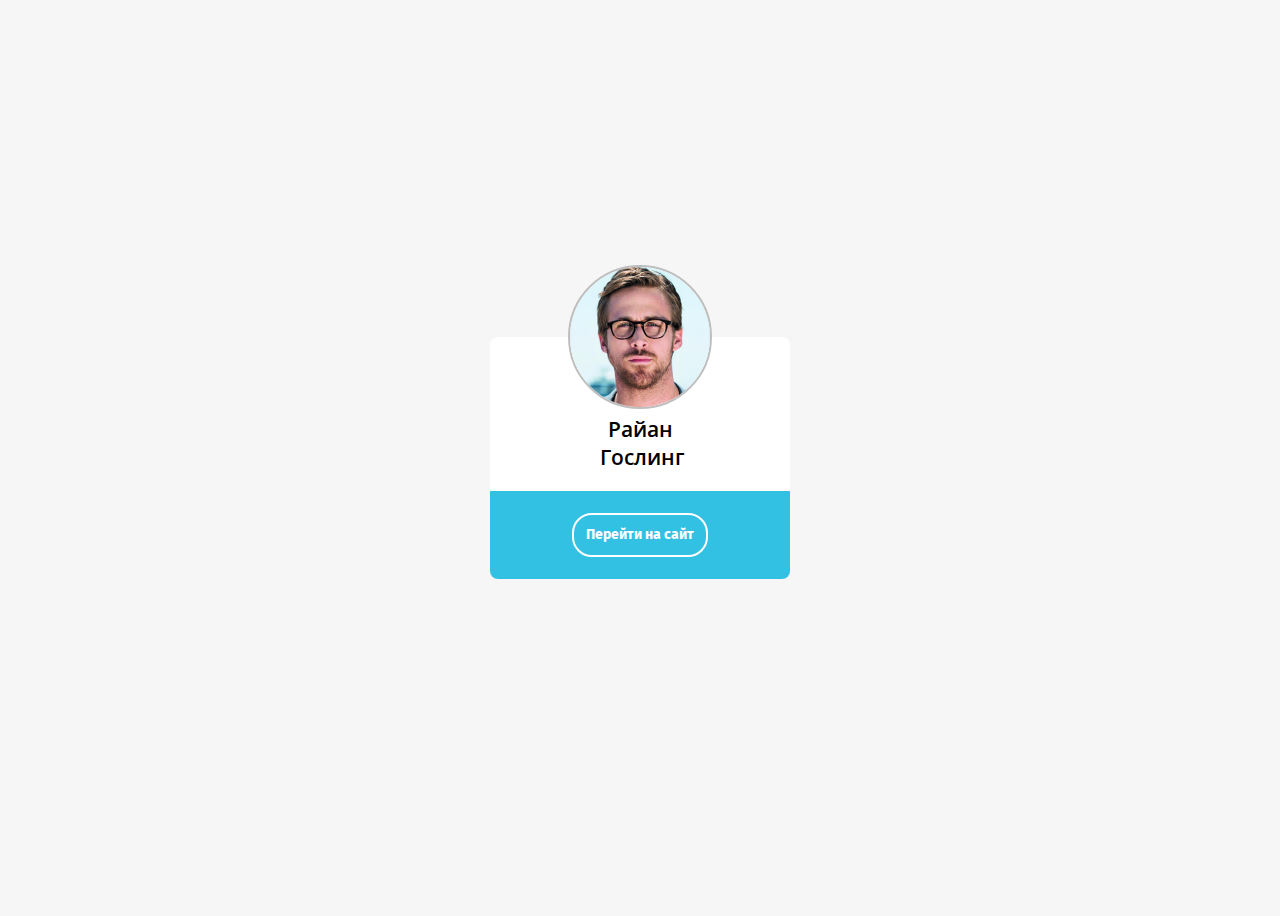
<file: index.html>
<!DOCTYPE html>
<html lang="en">
<head>
	<meta charset="UTF-8">
	<link href="app/css/style_page1.css" rel="stylesheet">
	<link href="https://fonts.googleapis.com/css?family=Fira+Sans:700|Open+Sans:600" rel="stylesheet">
	<title>Document</title>
</head>
<body>
<div class="wrapper">
	<div class="container"> 
		<div class="img">
			<img src="app/img/gosling1.png" alt="photo" class="gosling">
		</div>
	<div class="content">
		<div class="text">
			<p class="fio"> Райан Гослинг</p> 
		</div>

		<div class="button_to">
		<a href="app/Page2.2.html" class="button">Перейти на сайт</a>
		</div>
	</div>
	</div>
</div>
	
	
</body>
</html>
</file>
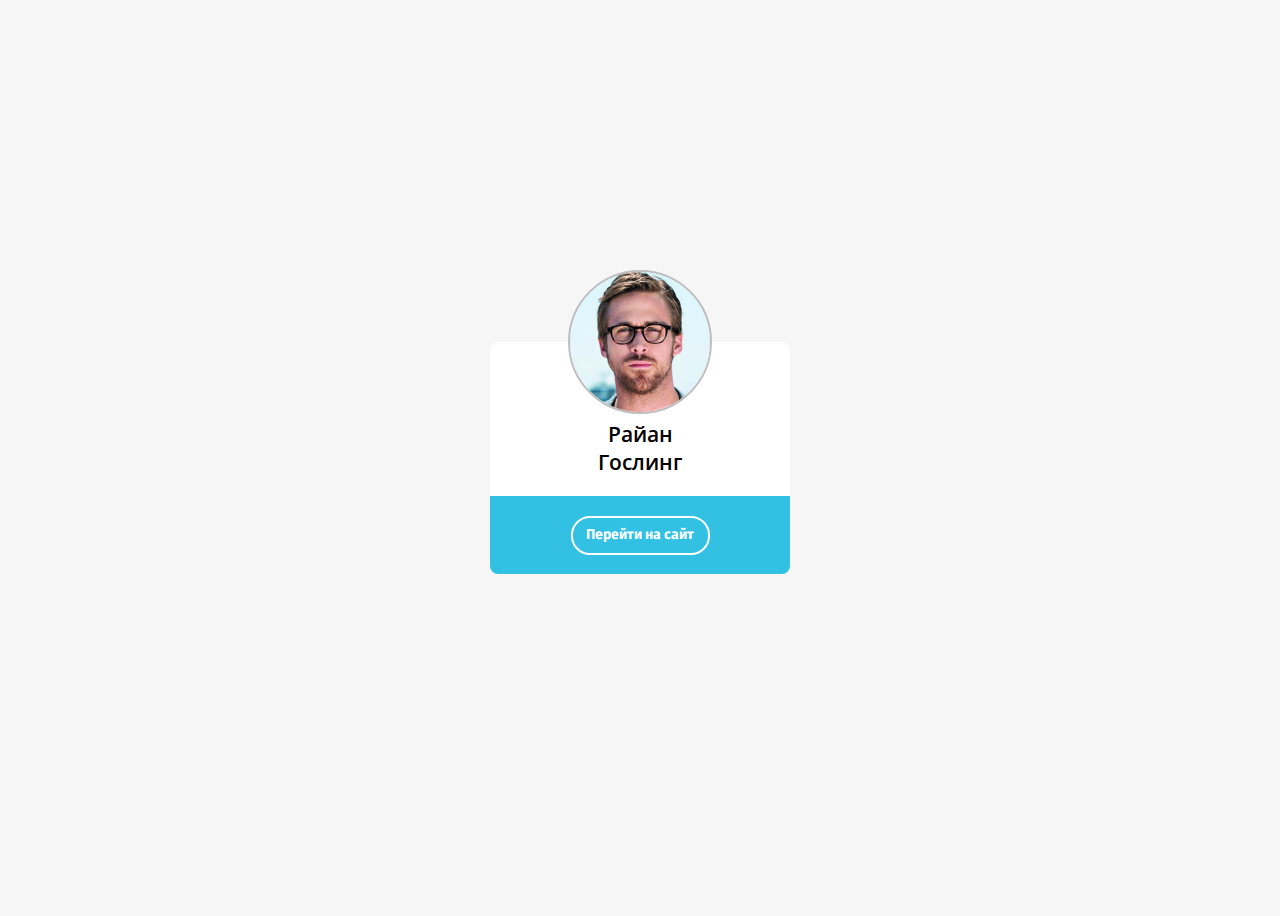
<file: Page1.html>
<!DOCTYPE html>
<html lang="en">
<head>
	<meta charset="UTF-8">
	<link href="css/style_page1.css" rel="stylesheet">
	<link href="css/fonts.css" rel="stylesheet">
	<title>Document</title>
</head>
<body>
<div class="wrapper">
	<div class="container"> 
		<div class="img">
			<img src="img/gosling1.png" alt="photo" class="gosling">
		</div>
	<div class="content">
		<div class="text">
			<p class="fio"> Райан </br> Гослинг</p> 
		</div>

		<div class="button_to">
		<input type="button" class="button" value="Перейти на сайт" >
		</div>
	</div>
	</div>
</div>
	
	
</body>
</html>
</file>
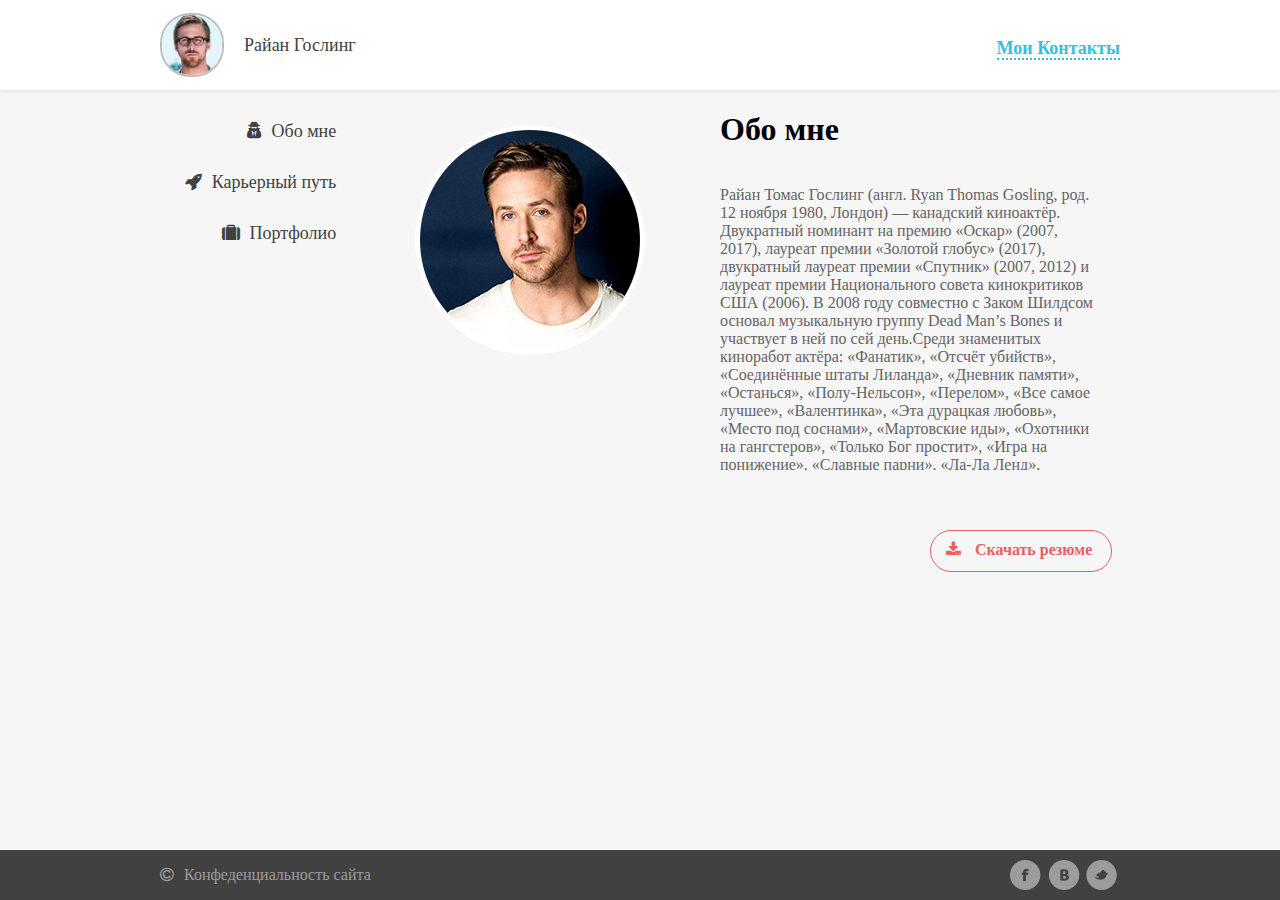
<file: Page2.2.html>
<!DOCTYPE html>
<html lang="ru-RU">
<head>
	<meta charset="UTF-8">
	<meta name="viewport" content="width=device-width">
	<title>Page2</title>
	<link href="app/css/style2.css" type="text/css" rel="stylesheet">
	<link href="app/css/fonts.css" type="text/css" rel="stylesheet">
	<link rel="stylesheet" href="https://maxcdn.bootstrapcdn.com/font-awesome/4.7.0/css/font-awesome.min.css">
</head>
<body>
	<div class="wrapper">
		<header class="header">
		<div class="container">
			<div class="header__left">
				<img src="app/img/gosling1.png" alt="gosling photo" class="gosling">
				<div class="user__name">Райан Гослинг</div>
			</div>

			<div class="header__right">
				<div class="contacts">Мои Контакты
					<ul class="list">
						<li class="list__item">
								<a href="mailto:gosling@mail.ru"><i class="fa fa-envelope"></i>gosling@mail.ru</a>
						</li class="list__item">
						<li class="list__item">
								<a href="tel:+7 987 96 83 898"><i class="fa fa-phone"></i>+7 987 96 83 898</a>
						</li>
						<li class="list__item">
								<a href="skype:gosling"><i class="fa fa-skype"></i>_gosling</a>
						</li>
					</ul>
				</div>
				</div>
			</div>
		</header>

		<div class="container">
		<div class="content">
			<nav class="nav">
				<ul class="sidebar">
					<li class="nav__item nav__item_active">
						<a href="" class="nav__link"><i class="fa fa-user-secret"></i>Обо мне</a>
					</li>
					<li class="nav__item">
						<a href="" class="nav__link"><i class="fa fa-rocket"></i>Карьерный путь</a>
					</li>
					<li class="nav__item">
						<a href="" class="nav__link"><i class="fa fa-suitcase"></i>Портфолио</a>
					</li>
				</ul>
			</nav>

			<main class="page__content">
				<div class="img__content"><img src="app/img/gosling.png">
				</div>

				<div class="about">
					<div class="h1"><h1>Обо мне</h1></div>
					<div class="about__desk">
						<p>Райан Томас Гослинг (англ. Ryan Thomas Gosling, род. 12 ноября 1980, Лондон) — канадский киноактёр. Двукратный номинант на премию «Оскар» (2007, 2017), лауреат премии «Золотой глобус» (2017), двукратный лауреат премии «Спутник» (2007, 2012) и лауреат премии Национального совета кинокритиков США (2006). В 2008 году совместно с Заком Шилдсом основал музыкальную группу Dead Man’s Bones и участвует в ней по сей день.Среди знаменитых киноработ актёра: «Фанатик», «Отсчёт убийств», «Соединённые штаты Лиланда», «Дневник памяти», «Останься», «Полу-Нельсон», «Перелом», «Все самое лучшее», «Валентинка», «Эта дурацкая любовь», «Место под соснами», «Мартовские иды», «Охотники на гангстеров», «Только Бог простит», «Игра на понижение», «Славные парни», «Ла-Ла Ленд», «Бегущий по лезвию 2049». Стал широко известен после релиза нео-нуара «Драйв».</p>
					</div>
					<div class="about__btn">
					<a href="#" class="btn">
						<span class="btn__icon"><i class="fa fa-download fa-dw"></i></span>
						<span class="btn__text">Скачать резюме</span>
					</a>
				</div>
				</div>
			</main>
			
		</div>	
		</div>

		<footer class="footer">
		<div class="container">
			<div class="footer__left">
				<p><i class="fa fa-copyright fa-cp"></i>Конфеденциальность сайта</p>
			</div>

			<div class="footer__right">
					<div class="social__item">
						<a href="https://ru-ru.facebook.com/" class="socials__link_fb">
							<img src="app/img/FaceBook.png" class="first-fb">
							<img src="app/img/FaceBook2.png" class="second-fb">
						</a>
					</div>
					<div class="social__item">
						<a href="https://vk.com/" class="socials__link_vk">
							<img src="app/img/vk.png" class="first-vk">
							<img src="app/img/vk2.png" class="second-vk">
						</a>
					</div>
					<div class="social__item">
						<a href="https://twitter.com/" class="socials__link_tw">
							<img src="app/img/Twitter.png" class="first-tw">
							<img src="app/img/Twitter2.png" class="second-tw">
						</a>
					</div>
			</div>
		</div>	
		</footer>
	</div>
</body>
</file>
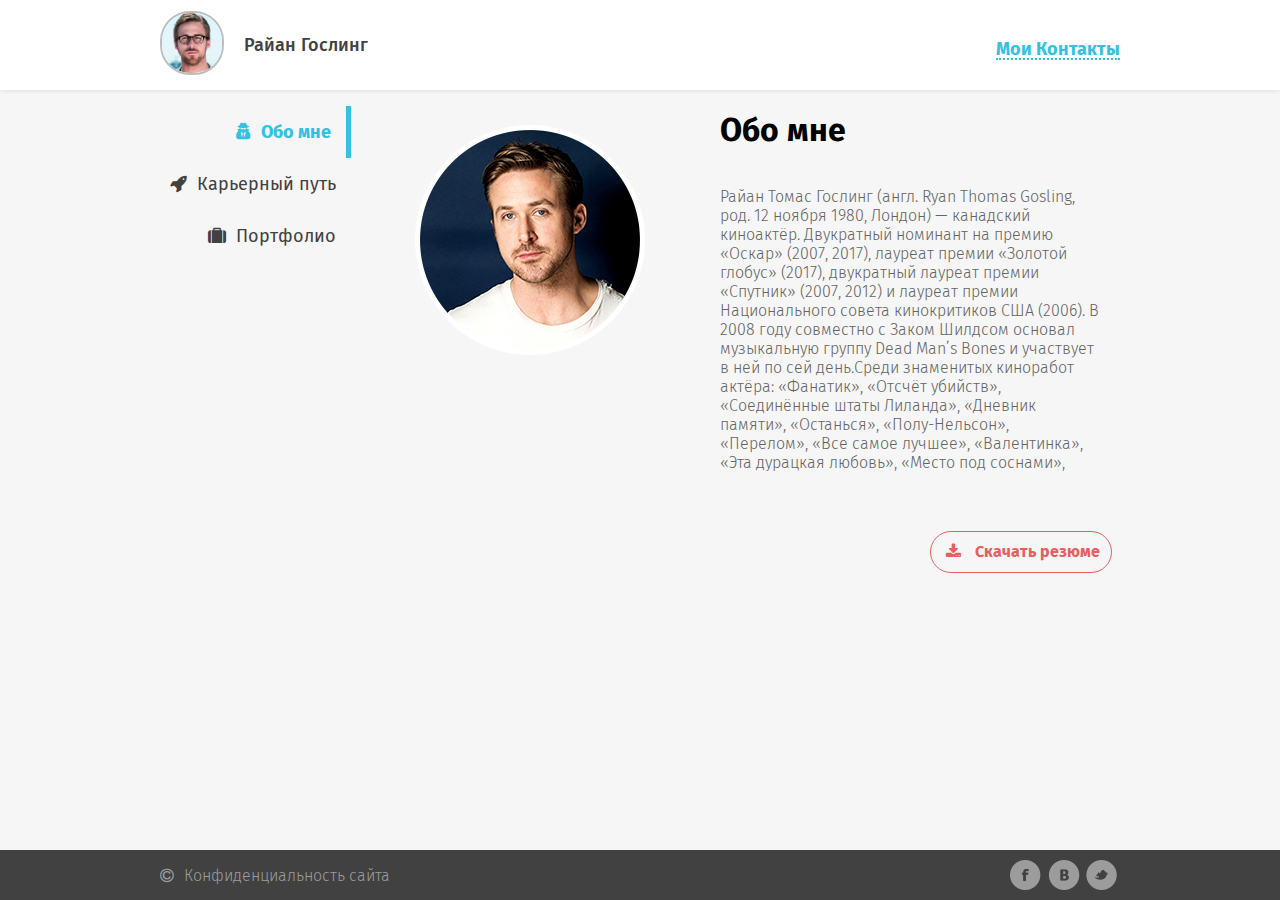
<file: app/Page2.2.html>
<!DOCTYPE html>
<html lang="ru-RU">
<head>
	<meta charset="UTF-8">
	<meta name="viewport" content="width=device-width">
	<title>Обо мне</title>
	<link href="css/style2.css" type="text/css" rel="stylesheet">
	<link href="https://fonts.googleapis.com/css?family=Fira+Sans:300,400,500,600,700" rel="stylesheet">
	<link rel="stylesheet" href="https://maxcdn.bootstrapcdn.com/font-awesome/4.7.0/css/font-awesome.min.css">
</head>
<body>
	<div class="wrapper">
		<header class="header">
		<div class="container">
			<div class="header__left">
				<a href="../index.html" class="index">
					<img src="img/gosling1.png" alt="gosling photo" class="gosling">
				</a>
				<a href="../index.html"><div class="user__name">Райан Гослинг</div>
			</div></a>

			<div class="header__right">
				<div class="contacts">Мои Контакты
					<div class="triangle"></div>
					<ul class="list">
						<li class="list__item">
								<a href="mailto:gosling@mail.ru"><i class="fa fa-envelope fa-mes"></i>gosling@mail.ru</a>
						</li>
						<li class="list__item">
								<a href="tel:+7 987 96 83 898"><i class="fa fa-phone fa-ph"></i>+7 987 96 83 898</a>
						</li>
						<li class="list__item">
								<a href="skype:gosling"><i class="fa fa-skype fa-sk"></i>_gosling</a>
						</li>
					</ul>
				</div>
				</div>
			</div>
		</header>

		<div class="container">
		<div class="content">
			<nav class="nav">
				<ul class="sidebar">
					<li class="nav__item nav__item_active">
						<a href="Page2.2.html" class="nav__link nav__link__active"><i class="fa fa-user-secret"></i>Обо мне</a>
					</li>
					<li class="nav__item">
						<a href="Page3.html" class="nav__link"><i class="fa fa-rocket"></i>Карьерный путь</a>
					</li>
					<li class="nav__item">
						<a href="Page4.html" class="nav__link"><i class="fa fa-suitcase"></i>Портфолио</a>
					</li>
				</ul>
			</nav>

			<main class="page__content">
				<div class="img__content"><img src="img/gosling.png">
				</div>

				<div class="about">
					<div class="h1"><h1>Обо мне</h1></div>
					<div class="about__desk">
						<p>Райан Томас Гослинг (англ. Ryan Thomas Gosling, род. 12 ноября 1980, Лондон) — канадский киноактёр. Двукратный номинант на премию «Оскар» (2007, 2017), лауреат премии «Золотой глобус» (2017), двукратный лауреат премии «Спутник» (2007, 2012) и лауреат премии Национального совета кинокритиков США (2006). В 2008 году совместно с Заком Шилдсом основал музыкальную группу Dead Man’s Bones и участвует в ней по сей день.Среди знаменитых киноработ актёра: «Фанатик», «Отсчёт убийств», «Соединённые штаты Лиланда», «Дневник памяти», «Останься», «Полу-Нельсон», «Перелом», «Все самое лучшее», «Валентинка», «Эта дурацкая любовь», «Место под соснами», «Мартовские иды», «Охотники на гангстеров», «Только Бог простит», «Игра на понижение», «Славные парни», «Ла-Ла Ленд», «Бегущий по лезвию 2049». Стал широко известен после релиза нео-нуара «Драйв».</p>
					</div>
					<div class="about__btn">
					<a href="https://www.google.ru/" class="btn">
						<span class="btn__icon"><i class="fa fa-download fa-dw"></i></span>
						<span class="btn__text">Скачать резюме</span>
					</a>
				</div>
				</div>
			</main>
		</div>	
		</div>

		<footer class="footer">
		<div class="container">
			<div class="footer__left">
				<p><i class="fa fa-copyright fa-cp"></i>Конфиденциальность сайта</p>
			</div>

			<div class="footer__right">
					<div class="social__item">
						<a href="https://ru-ru.facebook.com/" class="socials__link_fb" target="_blank">
							<img src="img/FaceBook.png" class="first-fb" alt="facebook">
							<img src="img/FaceBook2.png" class="second-fb" alt="facebook">
						</a>
					</div>
					<div class="social__item">
						<a href="https://vk.com/" class="socials__link_vk" target="_blank">
							<img src="img/vk.png" class="first-vk" alt="vk">
							<img src="img/vk2.png" class="second-vk" alt="vk">
						</a>
					</div>
					<div class="social__item">
						<a href="https://twitter.com/" class="socials__link_tw" target="_blank">
							<img src="img/Twitter.png" class="first-tw" alt="twitter">
							<img src="img/Twitter2.png" class="second-tw"alt="twitter">
						</a>
					</div>
			</div>
		</div>	
		</footer>
	</div>
</body>
</html>
</file>
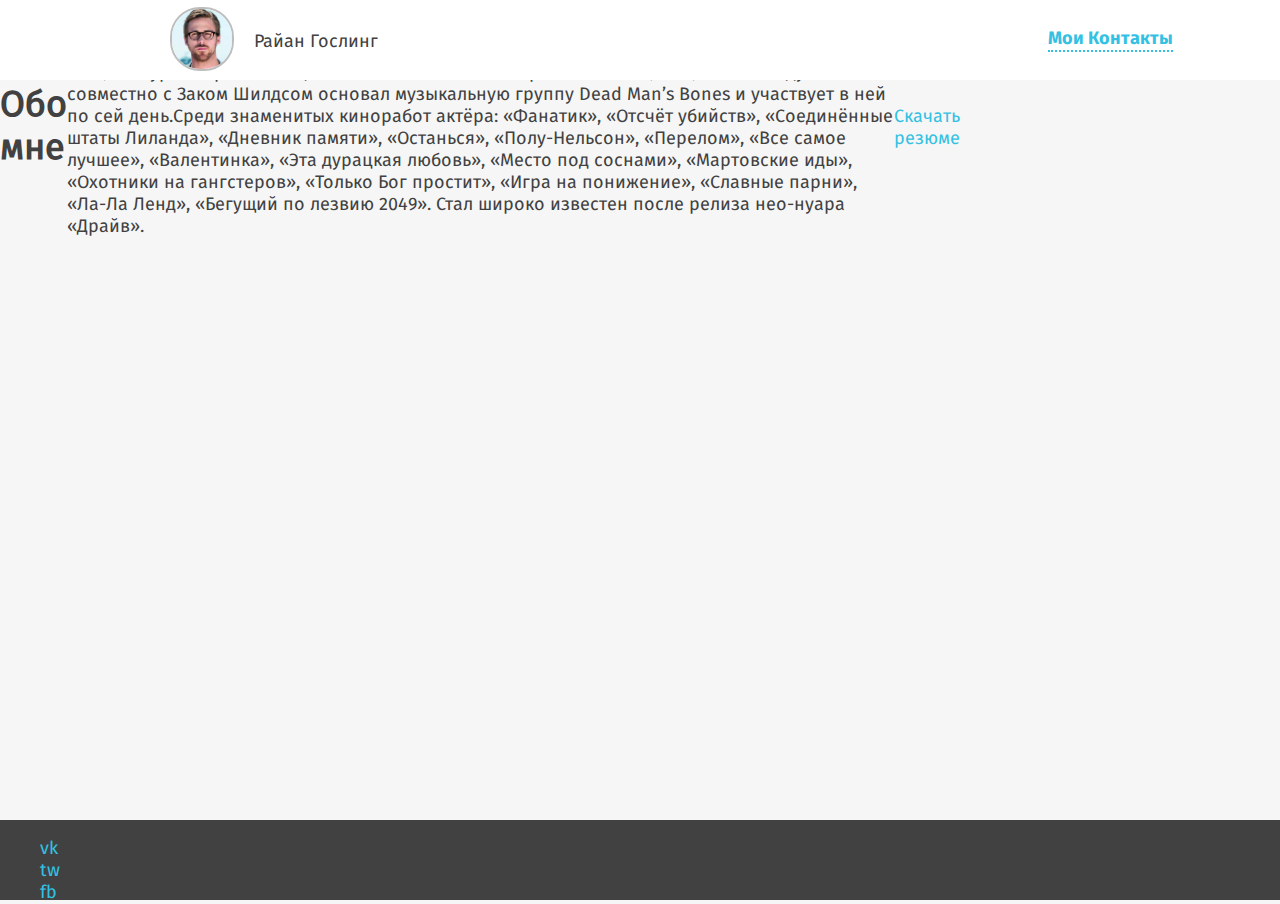
<file: app/Page2.html>
<!DOCTYPE html>
<html lang="ru-RU">
<head>
	<meta charset="UTF-8">
	<meta name="viewport" content="width=device-width">
	<meta charset="UTF-8">
	<title>Page2</title>
	<link href="css/style_page2.css" type="text/css" rel="stylesheet">
	<link href="css/fonts.css" type="text/css" rel="stylesheet">
	<link rel="stylesheet" href="https://maxcdn.bootstrapcdn.com/font-awesome/4.7.0/css/font-awesome.min.css">
</head>
<body>
	<div class="wrapper">

	<div class="maincontent">
		<header class="header">
			<div class="container">
				<div class="header__left">
					<div class="user">
						<div class="user__avatar">
							<img src="img/gosling1.png" alt="gosling photo" class="gosling">
							</div>
						<div class="user__name">Райан Гослинг</div>
					</div>
				</div>
				<div class="header__right">
					<div class="contacts">Мои Контакты
					
						<ul class="contacts__dropdown">
							<li class="contacts__dropdown-item">
								<a href="mailto:gosling@mail.ru" class="contacts__dropdown-link"><i class="fa fa-envelope"></i>gosling@mail.ru </a>
							</li>
							<li class="contacts__dropdown-item">
								<a href="tel:+7 987 96 83 898" class="contacts__dropdown-link"><i class="fa fa-phone"></i> +7 987 96 83 898 </a>
							</li>
							<li class="contacts__dropdown-item">
								<a href="skype:gosling" class="contacts__dropdown-link"><i class="fa fa-skype"></i> gosling </a>
							</li>
						</ul>
				</div>
				</div>
			</div>
		</header>
			<div class="content">
				<div class="container_1">
					
					<aside class="sidebar">
						<nav class="nav">
							
							<li class="nav__item nav__item_active">
								<a href="" class="nav__link"></a>
							</li>
							<li class="nav__item">
								<a href="" class="nav__link"></a>
							</li>
							<li class="nav__item">
								<a href="" class="nav__link"></a>
							</li>
						</nav>	
					</aside>

					<main class="page__content">
						
						<div class="about">
							<div class="about__left">
								<div class="about__pic">
									<div class="avatar__block"></div>
								</div>
							</div>
							<div class="about__right">
								<div class="title"><h1>Обо мне</h1></div>
								<div class="about__desc">
									<p>Райан Томас Гослинг — канадский киноактёр. Двукратный номинант на премию «Оскар» (2007, 2017), лауреат премии «Золотой глобус» (2017), двукратный лауреат премии «Спутник» (2007, 2012) и лауреат премии Национального совета кинокритиков США (2006). В 2008 году совместно с Заком Шилдсом основал музыкальную группу Dead Man’s Bones и участвует в ней по сей день.Среди знаменитых киноработ актёра: «Фанатик», «Отсчёт убийств», «Соединённые штаты Лиланда», «Дневник памяти», «Останься», «Полу-Нельсон», «Перелом», «Все самое лучшее», «Валентинка», «Эта дурацкая любовь», «Место под соснами», «Мартовские иды», «Охотники на гангстеров», «Только Бог простит», «Игра на понижение», «Славные парни», «Ла-Ла Ленд», «Бегущий по лезвию 2049». Стал широко известен после релиза нео-нуара «Драйв».</p>

								</div>
							<div class="about__btn">
								<a href="" class="btn">
									<span class="btn__icon"></span>
									<span class="btn__name">Скачать резюме</span>
								</a>
							</div>
							</div>
						</div>

					</main>
				</div>
			</div>
	<footer class="footer">
		<div class="container_2">
			<div class="footer__left">
				<div class="copyrating"></div>
			</div>
			<div class="footer__right">
				<ul class="socials">
					<li class="social__item">
						<a href="" class="socials__link_vk">vk</a>
					</li>
					<li class="social__item">
						<a href="" class="socials__link_tw">tw</a>
					</li>
					<li class="social__item">
						<a href="" class="socials__link_fb">fb</a>
					</li>
				</ul>
			</div>
		</div>





	</footer>


</div>
</div>
	
</body>
</html>
	
</body>
</html>
</file>
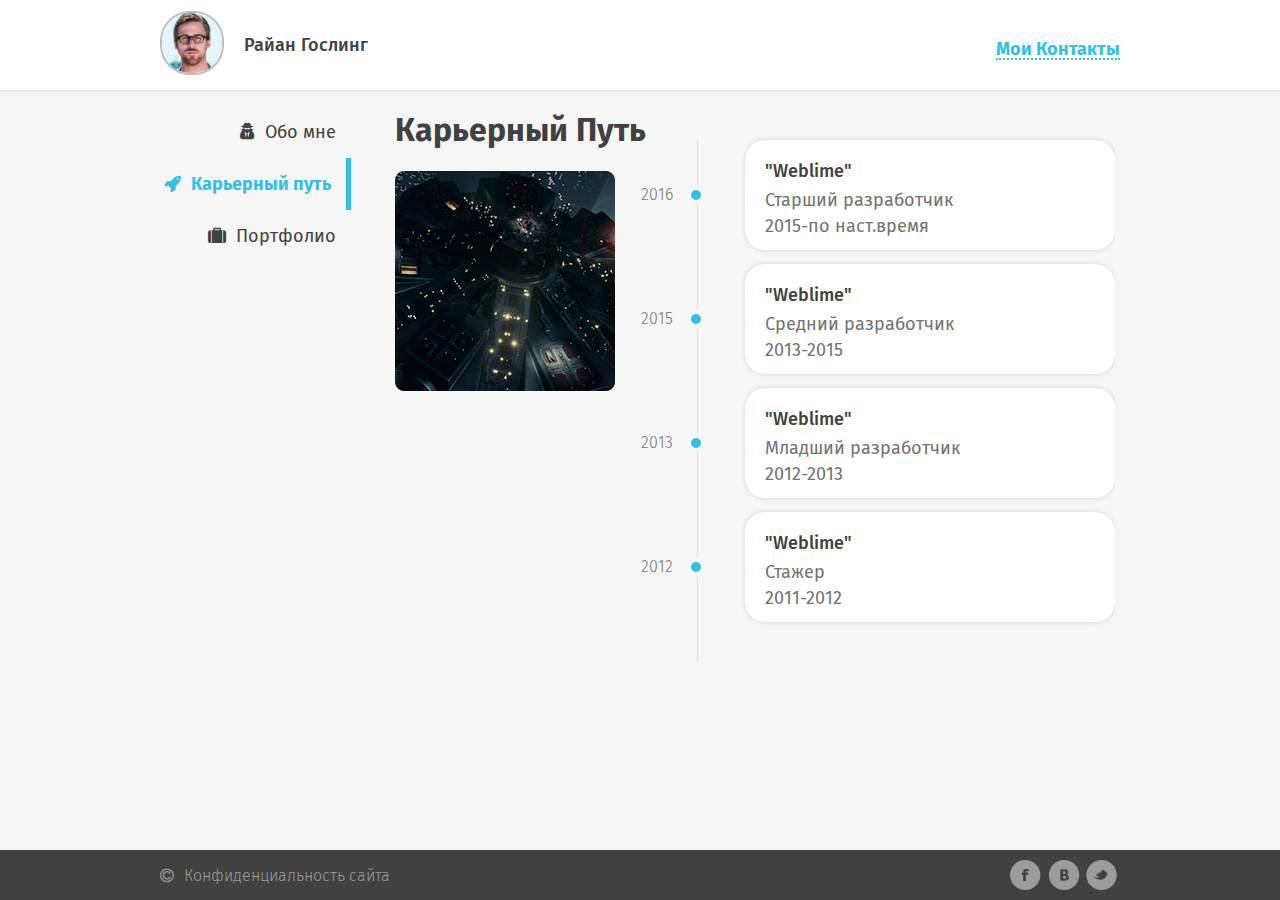
<file: app/Page3.html>
<!DOCTYPE html>
<html lang="ru-RU">
<head>
	<meta charset="UTF-8">
	<meta name="viewport" content="width=device-width">
	<title>Карьерный путь</title>
	<link href="css/style_page3.css" type="text/css" rel="stylesheet">
	<link href="https://fonts.googleapis.com/css?family=Fira+Sans:300,400,500,600,700" rel="stylesheet">
	<link rel="stylesheet" href="https://maxcdn.bootstrapcdn.com/font-awesome/4.7.0/css/font-awesome.min.css">
</head>
<body>
	<div class="wrapper">
		<header class="header">
		<div class="container">
			<div class="header__left">
			<a href="../index.html">
				<img src="img/gosling1.png" alt="gosling photo" class="gosling">
			</a>
				<a href="../index.html">
					<div class="user__name">Райан Гослинг</div>
				</a>
			</div>

			<div class="header__right">
				<div class="contacts">Мои Контакты
					<div class="triangle"></div>
					<ul class="list">
						<li class="list__item">
								<a href="mailto:gosling@mail.ru"><i class="fa fa-envelope fa-mes"></i>gosling@mail.ru</a>
						</li>
						<li class="list__item">
								<a href="tel:+7 987 96 83 898"><i class="fa fa-phone fa-ph"></i>+7 987 96 83 898</a>
						</li>
						<li class="list__item">
								<a href="skype:gosling"><i class="fa fa-skype fa-sk"></i>_gosling</a>
						</li>
					</ul>
				</div>
				</div>
			</div>
		</header>

		<div class="container">
		<div class="content">
			<nav class="nav">
				<ul class="sidebar">
					<li class="nav__item nav__item_active">
						<a href="Page2.2.html" class="nav__link"><i class="fa fa-user-secret"></i>Обо мне</a>
					</li>
					<li class="nav__item">
						<a href="Page3.html" class="nav__link  nav__link__active"><i class="fa fa-rocket"></i>Карьерный путь</a>
					</li>
					<li class="nav__item">
						<a href="Page4.html" class="nav__link"><i class="fa fa-suitcase"></i>Портфолио</a>
					</li>
				</ul>
			</nav>

			<main class="page__content">
				<div class="h1">
					<h1> Карьерный Путь </h1>
					<img src="img/city.png" alt="city" class="city">
				</div>
				<div class="career_list">
					<div class="senior career">
						<div class="year">2016</div>
						<div class="h3">"Weblime"</div>
						<div class="dev">Старший разработчик</div>
						<div class="dev">2015-по наст.время</div>
					</div>
					<div class="medium career">
						<div class="year">2015</div>
						<div class="h3">"Weblime"</div>
						<div class="dev">Средний разработчик</div>
						<div class="dev">2013-2015</div>
					</div>
					<div class="junior career">
						<div class="year">2013</div>
						<div class="h3">"Weblime"</div>
						<div class="dev">Младший разработчик</div>
						<div class="dev">2012-2013</div>
					</div>
					<div class="trainee career">
						<div class="year">2012</div>
						<div class="h3">"Weblime"</div>
						<div class="dev">Стажер</div>
						<div class="dev">2011-2012</div>
					</div>
				</div>
			</main>
			
		</div>	
		</div>

		<footer class="footer">
		<div class="container">
			<div class="footer__left">
				<p><i class="fa fa-copyright fa-cp"></i>Конфиденциальность сайта</p>
			</div>

			<div class="footer__right">
					<div class="social__item">
						<a href="https://ru-ru.facebook.com/" class="socials__link_fb">
							<img src="img/FaceBook.png" class="first-fb" alt="facebook">
							<img src="img/FaceBook2.png" class="second-fb" alt="facebook">
						</a>
					</div>
					<div class="social__item">
						<a href="https://vk.com/" class="socials__link_vk">
							<img src="img/vk.png" class="first-vk" alt="vk">
							<img src="img/vk2.png" class="second-vk" alt="vk">
						</a>
					</div>
					<div class="social__item">
						<a href="https://twitter.com/" class="socials__link_tw">
							<img src="img/Twitter.png" class="first-tw" alt="twitter">
							<img src="img/Twitter2.png" class="second-tw" alt="twitter">
						</a>
					</div>
			</div>
		</div>	
		</footer>
	</div>
</body>
</html>
</file>
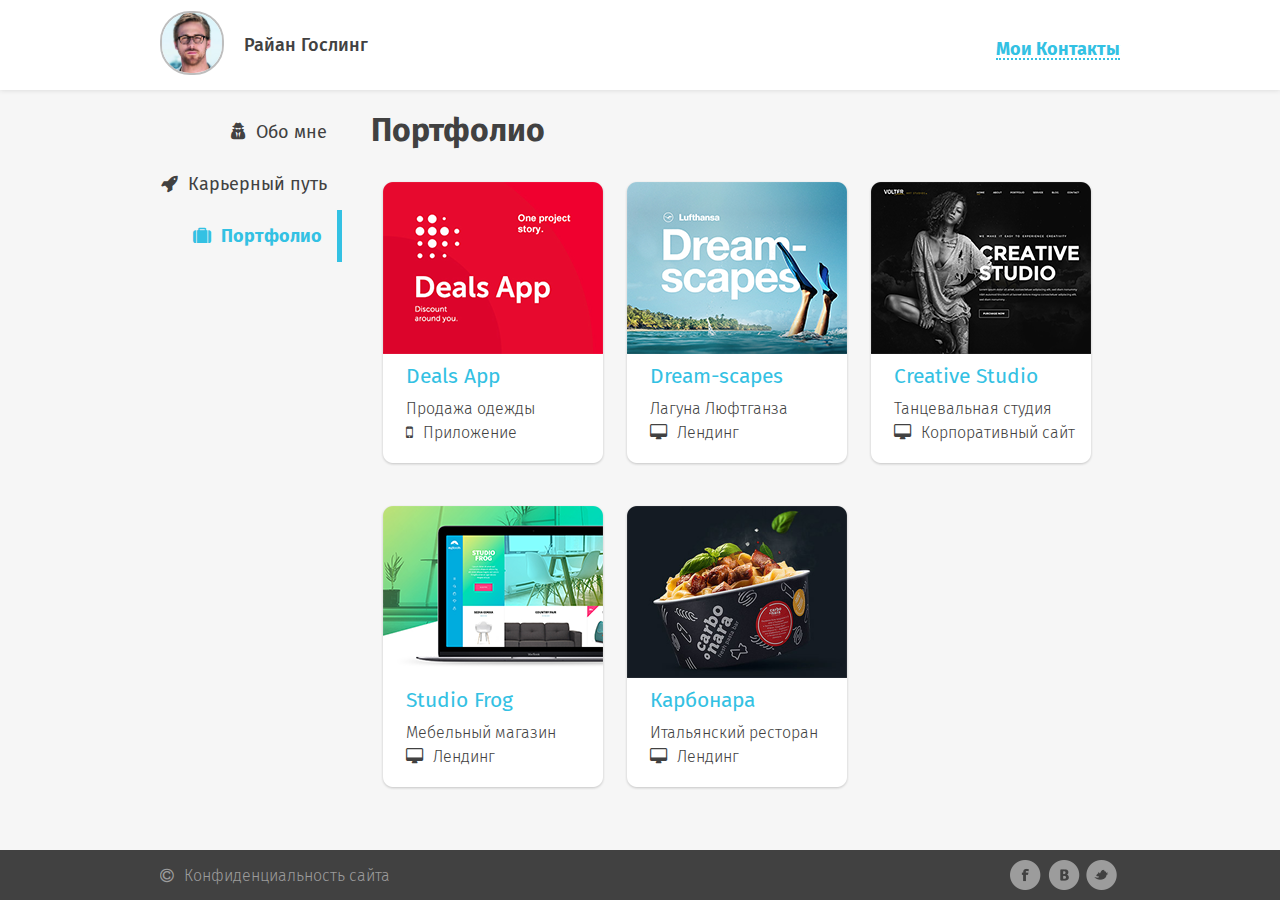
<file: app/Page4.html>
<!DOCTYPE html>
<html lang="ru-RU">
<head>
	<meta charset="UTF-8">
	<meta name="viewport" content="width=device-width">
	<title>Портфолио</title>
	<link href="css/style_page4.css" type="text/css" rel="stylesheet">
	<link href="https://fonts.googleapis.com/css?family=Fira+Sans:300,400,500,600,700" rel="stylesheet">
	<link rel="stylesheet" href="https://maxcdn.bootstrapcdn.com/font-awesome/4.7.0/css/font-awesome.min.css">
</head>
<body>
	<div class="wrapper">
		<header class="header">
		<div class="container">
			<div class="header__left">
			<a href="./index.html">
				<img src="img/gosling1.png" alt="gosling photo" class="gosling">
			</a>
				<a href="../index.html">
					<div class="user__name">Райан Гослинг</div>
				</a>
			</div>

			<div class="header__right">
				<div class="contacts">Мои Контакты
					<div class="triangle"></div>
					<ul class="list">
						<li class="list__item">
								<a href="mailto:gosling@mail.ru"><i class="fa fa-envelope fa-mes"></i>gosling@mail.ru</a>
						</li>
						<li class="list__item">
								<a href="tel:+7 987 96 83 898"><i class="fa fa-phone fa-ph"></i>+7 987 96 83 898</a>
						</li>
						<li class="list__item">
								<a href="skype:gosling"><i class="fa fa-skype fa-sk"></i>_gosling</a>
						</li>
					</ul>
				</div>
				</div>
			</div>
		</header>

		<div class="container">
		<div class="content">
			<nav class="nav">
				<ul class="sidebar">
					<li class="nav__item nav__item_active">
						<a href="Page2.2.html" class="nav__link"><i class="fa fa-user-secret"></i>Обо мне</a>
					</li>
					<li class="nav__item">
						<a href="Page3.html" class="nav__link"><i class="fa fa-rocket"></i>Карьерный путь</a>
					</li>
					<li class="nav__item">
						<a href="Page4.html" class="nav__link   nav__link__active"><i class="fa fa-suitcase"></i>Портфолио</a>
					</li>
				</ul>
			</nav>

			<main class="page__content">
			
				<div class="portfolio"><h1>Портфолио</h1></div>
			<div class="works">
				<div class="content1">
				<a href="https://www.google.ru/" class="landing">
					<img src="img/pic3.png" class="deals" alt="Deals App">
					<div class="pic-text">
						<p class="h3">Deals App</p>
						<p class="discription">Продажа одежды</p>
						<p class="disc-page"><i class="fa fa-mobile"></i>Приложение</p>
					</div>
				</a>
				</div>
				<div class="content1">
				<a href="https://www.google.ru/" class="landing">
					<img src="img/pic2.png" class="deals" alt="Dream-scapes">
					<div class="pic-text">
						<p class="h3">Dream-scapes</p>
						<p class="discription">Лагуна Люфтганза</p>
						<p class="disc-page"><i class="fa fa-desktop"></i>Лендинг</p>
					</div>
				</a>
				</div>
				<div class="content1">
				<a href="https://www.google.ru/" class="landing">
					<img src="img/pic4.png" class="deals" alt="Creative Studio">
					<div class="pic-text">
						<p class="h3">Creative Studio</p>
						<p class="discription">Танцевальная студия</p>
						<p class="disc-page"><i class="fa fa-desktop"></i>Корпоративный сайт</p>
					</div>
				</a>
				</div>
				<div class="content1">
				<a href="https://www.google.ru/" class="landing">
					<img src="img/pic1.png" class="deals" alt="Studio Frog">
					<div class="pic-text">
						<p class="h3">Studio Frog</p>
						<p class="discription">Мебельный магазин</p>
						<p class="disc-page"><i class="fa fa-desktop"></i>Лендинг</p>
					</div>
				</a>
				</div>
				<div class="content1">
				<a href="https://www.google.ru/" class="landing">
					<img src="img/pic5.png" class="deals" alt="Карбонара">
					<div class="pic-text">
						<p class="h3">Карбонара</p>
						<p class="discription">Итальянский ресторан</p>
						<p class="disc-page"><i class="fa fa-desktop"></i>Лендинг</p>
					</div>
				</a>
				</div>
			</div>
			</main>
		</div>
	</div>
			
		<footer class="footer">
		<div class="container">
			<div class="footer__left">
				<p><i class="fa fa-copyright fa-cp"></i>Конфиденциальность сайта</p>
			</div>

			<div class="footer__right">
					<div class="social__item">
						<a href="https://ru-ru.facebook.com/" class="socials__link_fb">
							<img src="img/FaceBook.png" class="first-fb" alt="facebook">
							<img src="img/FaceBook2.png" class="second-fb" alt="facebook">
						</a>
					</div>
					<div class="social__item">
						<a href="https://vk.com/" class="socials__link_vk">
							<img src="img/vk.png" class="first-vk" alt="vk">
							<img src="img/vk2.png" class="second-vk" alt="vk">
						</a>
					</div>
					<div class="social__item">
						<a href="https://twitter.com/" class="socials__link_tw">
							<img src="img/Twitter.png" class="first-tw" alt="twitter">
							<img src="img/Twitter2.png" class="second-tw" alt="twitter">
						</a>
					</div>
			</div>
		</div>	
		</footer>
	</div>
</body>
</html>
</file>
<file: app/css/style_page1.css>
/*General*/
body {
	background: #f6f6f6;
}

a {
 	text-decoration: none;
 }

.wrapper {
	display: flex;
	width: 100%;
	height: 100%;
	min-height: 100vh;
	flex-direction: column;
	justify-content: center;
	align-items: center;
}

.container {
	max-width: 300px;

}

.text {
	width: 300px;
	height: 154px;
	background: #ffffff;
	border-radius: 8px 8px 0 0;
	display: flex;
	justify-content: center;
	align-items: flex-end;
}

.fio {
	text-align: center;
	align-items: center;
	font-family:"Open Sans";
	font-weight: 600;
	font-size: 21px;
	margin:20px auto;
	width: 80px;
}

.img {
	display: flex;
	justify-content: center;
	align-items: center;
}

.gosling {
	border-radius: 125.5px;
	border:2px solid #bebebe;
	width: 140px;
	height: 140px;
	position: absolute;	
}

.button {
	font: 14px "Fira Sans";
	font-weight: 700;
	color: #ffffff;
	border-radius: 20px;
	background: #33c1e3;
	border:2px solid white;	
	padding: 0px 12px;
	line-height: 40px;
}

.button:hover {
	background: #ffffff;
	border:1px solid #33c1e3;
	color:#33c1e3;
	cursor: pointer;
	}

.button_to {
	display: flex;
	justify-content: center;
	align-items: center;
	background: #33c1e3;
	border-radius: 0 0 8px 8px;
	padding: 0px 12px;
	line-height: 40px;
	height: 88px;
}
</file>
<file: css/style_page1.css>
/*General*/
body {
	background: #f6f6f6;
}

.wrapper {
	display: flex;
	width: 100%;
	height: 100%;
	min-height: 100vh;
	flex-direction: column;
	justify-content: center;
	align-items: center;
}

.container {
	max-width: 300px;

}

.text {
	width: 300px;
	height: 154px;
	background: #ffffff;
	border-radius: 8px 8px 0 0;
	display: flex;
	justify-content: center;
	align-items: flex-end;
}

.fio {
	text-align: center;
	font-family:"Open_Sans_Semibold";
	font-size: 21px;
	margin:20px auto;
}

.img {
	display: flex;
	justify-content: center;
	align-items: center;
}

.gosling {
	border-radius: 125.5px;
	border:2px solid #bebebe;
	width: 140px;
	height: 140px;
	position: absolute;	
}


.button {
	font: 14px "FiraSans-Bold";
	color: #ffffff;
	border-radius: 19px;
	width: 139px;
	height: 39px;
	background: #33c1e3;
	border:2px solid white;	
}

.button:hover {
	background: #ffffff;
	border:1px solid #33c1e3;
	color:#33c1e3;
	cursor: pointer;
	}

.button_to {
	display: flex;
	justify-content: center;
	align-items: center;
	width: 300px;
	height: 78px;
	background: #33c1e3;
	border-radius: 0 0 8px 8px;
}
</file>
<file: css/fonts.css>
@font-face {
	font-family: "FiraSans-Bold";
	src: url("../fonts/FiraSans/FiraSans-Bold.ttf");
}

@font-face {
	font-family: "FiraSans-Light";
	src: url("../fonts/FiraSans/FiraSans-Light.ttf");
}

@font-face {
	font-family: "FiraSans-Medium";
	src: url("../fonts/FiraSans/FiraSans-Medium.ttf");
}

@font-face {
	font-family: "FiraSans-Regular";
	src: url("../fonts/FiraSans/FiraSans-Regular.ttf");
}

@font-face {
	font-family: "fontawesome-webfont";
	src: url("../fonts/FontAwesome/fontawesome-webfont.ttf");
}

@font-face {
	font-family: "FontAwesome";
	src: url("../fonts/FontAwesome/FontAwesome.otf");
}

@font-face {
	font-family: "Open_Sans_Semibold";
	src: url("../fonts/Open_Sans_Semibold.ttf");
}
</file>
<file: app/css/style2.css>
/*general*/
body {
	margin: 0px;
	padding: 0px;
}

a {
 	text-decoration: none;
 	color: #414141;
 	display: block;
 	font-family: "Fira Sans";
 	font-weight: 300;
 }

li {
 	list-style-type: none;
 }

 i {
 	padding-right: 10px;
 }

.wrapper {
	background: #f6f6f6;
	height: 100vh;
	display: flex;
	flex-direction: column;
}

.container {
	width: 100%;
	height: 100%;
	max-width: 960px;
	display: flex;
	margin: 0px auto;
	justify-content:space-between;
	position: relative;
}

/*header*/
.header {
	width: 100%;
	height: 100px;
	background: #fff;
	box-shadow: 0 0 5px #d5d5d5;
}

/*left*/
.header__left {
	display: flex;
	align-items: center;
}

.gosling {
	width: 60px;
	height: 60px;
	border-radius: 30px;
	border:2px solid #bebebe;
}

.user__name{
	margin-left: 20px;
	font-family:"Fira Sans";
	font-weight: 500;
	color: #414141;
	font-size: 18px;
}
.user__name:hover {
	color: #e85f61;
	font-weight: 600;
}
/*left end*/

/*right*/
.header__right {
	display: flex;
	margin-top: 38px;
	height: 40px;
}

.contacts {
	color: #33c1e3;
	border-bottom: 2px dotted #33c1e3;
	position: relative;
	font:18px "Fira Sans";
	font-weight: 700;
	height: 20px;
}
.contacts:hover {
	color: #e85f61;
	border-color: #e85f61;
	cursor: pointer; 
}

.list {
	width: 200px;
	padding: 10px;
	border: 1.5px solid #dedede;
	border-radius: 9px;
	background: #ffffff;
	position: absolute;
	display: none;
	justify-content: center;
	right: -50px;
	z-index: 100;
}
.list__item {
	padding:10px;
	align-items: center;
}

.header__right:hover .list {
	display: block;
}

.header__right:hover .triangle {
	display: block;
}

.triangle {
	display: none;
 	position: absolute;
 	width: 0px;
 	height: 0px;
 	border-top: none;
 	border-left: 10px solid transparent;
 	border-right: 10px solid transparent;
 	border-bottom: 10px solid #dedede;
 	right: 50px;
 	top: 31px;
 }
  .triangle:before {
    content: "";
    position: absolute;
    width: 0;
    height: 0;
    border-top: none;
    border-left: 10px solid transparent;
    border-right: 10px solid transparent;
    border-bottom: 10px solid white;
    top: 2px;
    left: -10px;
    z-index: 110; 
}

.fa-mes, .fa-ph, .fa-sk {
	color: #33c1e3;
	padding-right: 5px;
}
/*right end*/

/*content*/
.content {
	display: flex;
	flex-direction: row;
	flex-grow: 1;
	overflow: auto;
}

/*nav*/
.nav {
	height: 100%;
	width: 220px;
	margin: 0px;
	text-align: right;
	position: relative;
	right: 3%;
}
.nav__item {
	display: inline-block;
}

.nav__link {
	font:18px "Fira Sans";
	font-weight: 400;
	color:#414141;
	padding: 15px;
}
.nav__link:hover {
	cursor: pointer;
	color: #33c1e3;
	border-right: 5px solid #33c1e3;
}

.nav__link__active {
	font-family: "Fira Sans";
	font-weight: 700;
	color: #33c1e3;
	border-right: 5px solid #33c1e3;
}

.sidebar {
	padding: 0px;
}

/*content page*/
.page__content {
	display: flex;
	flex-direction: row;
}

.img__content {
	margin: 35px;
	display: inline-block;
}

.h1 {
	font-family: "Fira Sans";
	font-weight: 500;
	margin-left: 40px;
}

.about__desk {
	font-family: "Fira Sans";
	font-weight: 300;
	color: #646464;
	max-height: 300px;
	max-width: 380px;
	overflow: auto;
	margin-left: 40px;
}

.about__btn {
	display: inline-block;
}

.btn {
	font-family: "Fira Sans";
	font-weight: 700;
	color: #e85f61;
	border:1px solid #e85f61;
	border-radius: 30px;
	padding: 10px;
	width: 160px;
	height: 20px;
	margin: 60px 5px 5px 250px;
}
.btn:hover {
	color: #ffffff;
	background: #e85f61;
	-moz-transition: all 0.5s ease;
  	-webkit-transition: all 0.5s ease;
  	-o-transition: all 0.5s ease;
  	transition: all 0.5s ease;
}

.btn:hover .fa-dw {
	color: #ffffff;
}
.fa-dw {
	color: #e85f61;
	padding: 0px 10px 0px 5px;
}

/*footer*/
.footer {
	background: #414141;
	width: 100%;
	height: 50px;
	position: absolute;
    bottom: 0;
}

.footer__left{
	font-family: "Fira Sans";
	font-weight: 300;
	color: #9c9c9c;
}
.fa-cp {
	color: #9c9c9c;
}

.footer__right {
	display: flex;
	flex-direction: row;
	align-items: center;
}

.social__item {
	position: relative;
	height: 30px;
	width: 30px;
	padding: 4px;
}

.social__item img {
	position: absolute;
}

.social__item .first-fb {
	opacity: 1;
}
.social__item .first-fb:hover {
	opacity: 0;
}

.social__item .second-fb {
	opacity: 0;
}

.social__item .second-fb:hover {
	opacity: 1;
	-moz-transition: all 0.5s ease;
  	-webkit-transition: all 0.5s ease;
  	-o-transition: all 0.5s ease;
  	transition: all 0.5s ease;
}

.social__item .first-vk {
	opacity: 1;
}
.social__item .first-vk:hover {
	opacity: 0;
}
.social__item .second-vk {
	opacity: 0;
}
.social__item .second-vk:hover {
	opacity: 1;
	-moz-transition: all 0.5s ease;
  	-webkit-transition: all 0.5s ease;
  	-o-transition: all 0.5s ease;
  	transition: all 0.5s ease;
}

.social__item .first-tw {
	opacity: 1;
}
.social__item .first-tw:hover {
	opacity: 0;
}
.social__item .second-tw {
	opacity: 0;
}
.social__item .second-tw:hover {
	opacity: 1;
	-moz-transition: all 0.5s ease;
  	-webkit-transition: all 0.5s ease;
  	-o-transition: all 0.5s ease;
  	transition: all 0.5s ease;
}
</file>
<file: app/css/fonts.css>
@font-face {
	font-family: "FiraSans-Bold";
	src: url("../fonts/FiraSans/FiraSans-Bold.ttf");
}

@font-face {
	font-family: "FiraSans-Light";
	src: url("../fonts/FiraSans/FiraSans-Light.ttf");
}

@font-face {
	font-family: "FiraSans-Medium";
	src: url("../fonts/FiraSans/FiraSans-Medium.ttf");
}

@font-face {
	font-family: "FiraSans-Regular";
	src: url("../fonts/FiraSans/FiraSans-Regular.ttf");
}

@font-face {
	font-family: "fontawesome-webfont";
	src: url("../fonts/FontAwesome/fontawesome-webfont.ttf");
}

@font-face {
	font-family: "FontAwesome";
	src: url("../fonts/FontAwesome/FontAwesome.otf") format('OpenType');
}

@font-face {
	font-family: "Open_Sans_Semibold";
	src: url("../fonts/Open_Sans_Semibold.ttf");
}
</file>
<file: app/css/style_page2.css>
/*General*/
body {
	background: #f6f6f6;
	max-width: 960px;
	width: 100%;
	height: 100%;
	margin: 0;
	padding: 0;
	font-family:"FiraSans-Regular";
	font-size: 18px;
	color: #414141;
}

.container {
	display: flex;
	flex-direction: row;
	justify-content: space-between;
}

 a {
 	text-decoration: none;
 	color: #33c1e3;
 }

 li {
 	list-style-type: none;
 }

 i {
 	color: #33c1e3;
 	padding-right: 10px;
 }
/*general end*/

/*Header*/
.header {
	background: #ffffff;
	height: 80px;
	width: 100%;
	display: flex;
	justify-content: center;
	position: absolute;
	flex-direction: row;

}
.user {
	width: 940px;
	display: flex;
	position: relative;
	top:7px;
	align-items: center;

}

.gosling {
	width: 60px;
	height: 60px;
	border-radius: 30px;
	border:2px solid #bebebe;
}

.user__name{
	margin-left: 20px;
}

.contacts__dropdown {
	display: none;
	position: absolute;
	border: 1.5px solid #dedede;
	border-radius: 9px;
	background: #ffffff;
}

.contacts:hover .contacts__dropdown {
	display: block;
	height: 133px;
	width: 192px;
}

.contacts__dropdown-link {
	color: #414141;
}

.contacts__dropdown-item {
	padding: 10px;
	font-family: "FiraSans-Light";
}

.header__right {
	display: flex;
	justify-content: center;
	align-items: center;
	flex-direction: column;
	font-family: "FiraSans-Bold";
	color: #33c1e3;
}
.contacts {
	border-bottom: 2px dotted #33c1e3;
	position: absolute;
}

.contacts:hover {
	color: #e85f61;
	border-color: #e85f61;
	cursor: pointer; 
}

/*Header End*/

/*Nav*/

/*nav End*/


/*About*/
.about__right {
	display: flex;
	justify-content: center;
	align-items: center;
}

.about__desc {

}


/*About End*/

/*Footer*/
.footer {
	display: flex;
	position: absolute;
	bottom: 0;
	background: #414141;
	height: 80px;
	width: 100%;
}

/*Footer End*/
</file>
<file: app/css/style_page3.css>
/*general*/
body {
	margin: 0px;
	padding: 0px;
}

a {
 	text-decoration: none;
 	color: #414141;
 	display: block;
 	font-family: "Fira Sans";
 	font-weight: 300;
 }

li {
 	list-style-type: none;
 }

i {
 	padding-right: 10px;
 }

.wrapper {
	background: #f6f6f6;
	height: 100vh;
	display: flex;
	flex-direction: column;
}

.container {
	width: 100%;
	height: 100%;
	max-width: 960px;
	display: flex;
	margin: 0px auto;
	justify-content:space-between;
	position: relative;
}

/*header*/
.header {
	width: 100%;
	height: 100px;
	background: #fff;
	box-shadow: 0 0 5px #d5d5d5;
}

/*left*/
.header__left {
	display: flex;
	align-items: center;
}

.gosling {
	width: 60px;
	height: 60px;
	border-radius: 30px;
	border:2px solid #bebebe;
}

.user__name{
	margin-left: 20px;
	font-family:"Fira Sans";
	font-weight: 500;
	color: #414141;
	font-size: 18px;
}
.user__name:hover {
	color: #e85f61;
	font-weight: 600;
}
/*left end*/

/*right*/
.header__right {
	display: flex;
	margin-top: 38px;
	height: 40px;
}

.contacts {
	color: #33c1e3;
	border-bottom: 2px dotted #33c1e3;
	position: relative;
	font:18px "Fira Sans";
	font-weight: 700;
	height: 20px;
}
.contacts:hover {
	color: #e85f61;
	border-color: #e85f61;
	cursor: pointer; 
}

.list {
	width: 200px;
	padding: 10px;
	border: 1.5px solid #dedede;
	border-radius: 9px;
	background: #ffffff;
	position: absolute;
	display: none;
	justify-content: center;
	right: -50px;
	z-index: 100;
}
.list__item {
	padding:10px;
	align-items: center;
}

.header__right:hover .list {
	display: block;
}

.header__right:hover .triangle {
	display: block;
}

.triangle {
	display: none;
 	position: absolute;
 	width: 0px;
 	height: 0px;
 	border-top: none;
 	border-left: 10px solid transparent;
 	border-right: 10px solid transparent;
 	border-bottom: 10px solid #dedede;
 	right: 50px;
 	top: 31px;
 }
  .triangle:before {
    content: "";
    position: absolute;
    width: 0;
    height: 0;
    border-top: none;
    border-left: 10px solid transparent;
    border-right: 10px solid transparent;
    border-bottom: 10px solid white;
    top: 2px;
    left: -10px;
    z-index: 110; 
}

.fa-mes, .fa-ph, .fa-sk {
	color: #33c1e3;
	padding-right: 5px;
}
/*right end*/

/*content*/
.content {
	display: flex;
	flex-direction: row;
	flex-grow: 1;
	overflow: auto;
}

.page__content {
	display: flex;
	overflow: auto;
}

/*nav*/
.nav {
	height: 100%;
	width: 220px;
	margin: 0px;
	text-align: right;
	position: relative;
	right: 3%;
}
.nav__item {
	display: inline-block;
}

.nav__link {
	font:18px "Fira Sans";
	font-weight: 400;
	color:#414141;
	padding: 15px;
}
.nav__link:hover {
	cursor: pointer;
	color: #33c1e3;
	border-right: 5px solid #33c1e3;
}

.nav__link__active {
	font-family: "Fira Sans";
	font-weight: 700;
	color: #33c1e3;
	border-right: 5px solid #33c1e3;
}

.sidebar {
	padding: 0px;
}

/*content*/
.h1 {
 	font-family: "Fira Sans";
 	font-weight: 500;
	padding-left:15px;
	color: #414141;
	height: 100%;
	width: 255px;
	margin: 0px;
 }

.career_list {
	width: 465px;
	position: relative;
}
.career {
 	width: 370px;
 	height: 110px;
 	background: #ffffff;
 	box-shadow: 0 0 5px #d5d5d5;
 	border-radius: 20px;
 	font-family: "Fira Sans";
 	font-weight: 300;
 	float: right;
 	display: inline-block;
 	margin-top: 14px;
 }

 .career:before {
 	content: "";
 	width: 1px;
 	height: 150px;
 	background: #dddddd;
 	display: block;
 	position: absolute;
 	left: 10%;

 }

 .career:hover .year{
 	color: #33c1e3;
 	font-family: "Fira Sans";
 	font-weight: 700;
 }
.career:hover {
	background: #33c1e3;
	cursor: pointer;
	-moz-transition: all 1.0s ease;
  	-webkit-transition: all 1.0s ease;
  	-o-transition: all 1.0s ease;
  	transition: all 1.0s ease;
}

.career:hover .dev {
	color: #fff;
}
.career:hover .h3 {
	color: #fff;
}

.career:hover .year:after {
	border-color: #94e0f2;
}

.h3 {
 	padding: 20px 20px 5px;
	color: #414141;
	margin: 0px;
	font-family: "Fira Sans";
	font-weight: 500;
	font-size: 18px;
 }

.dev {
	margin: 0px;
	padding: 2px 20px;
	color: #727272;
	font-family: "Fira Sans";
	font-weight: 400;
	font-size: 18px;
}

.year {
	color: #727272;
	position: absolute;
	right: 95%;
	line-height: 110px;
}
.year:after {
    content: "";
    display: block;
    width: 10px;
    height: 10px;
    background: #33c1e3;
    border: 5px solid #f6f6f6;
    position: absolute;
    right: -33px;
    top: 50%;
    margin-top: -10px;
    border-radius: 50%;
}

.senior {
	margin-top: 50px;
}

/*footer*/
.footer {
	background: #414141;
	width: 100%;
	height: 50px;
	position: absolute;
    bottom: 0;
}

.footer__left{
	font-family: "Fira Sans";
	font-weight: 300;
	color: #9c9c9c;
}
.fa-cp {
	color: #9c9c9c;
}

.footer__right {
	display: flex;
	flex-direction: row;
	align-items: center;
}

.social__item {
	position: relative;
	height: 30px;
	width: 30px;
	padding: 4px;
}

.social__item img {
	position: absolute;
}

.social__item .first-fb {
	opacity: 1;
}
.social__item .first-fb:hover {
	opacity: 0;
}

.social__item .second-fb, .social__item .second-fb:hover {
	opacity: 0;
}

.social__item .second-fb:hover {
	opacity: 1;
	-moz-transition: all 0.5s ease;
  	-webkit-transition: all 0.5s ease;
  	-o-transition: all 0.5s ease;
  	transition: all 0.5s ease;
}

.social__item .first-vk {
	opacity: 1;
}
.social__item .first-vk:hover {
	opacity: 0;
}
.social__item .second-vk, .social__item .second-vk:hover {
	opacity: 0;
}
.social__item .second-vk:hover {
	opacity: 1;
	-moz-transition: all 0.5s ease;
  	-webkit-transition: all 0.5s ease;
  	-o-transition: all 0.5s ease;
  	transition: all 0.5s ease;
}

.social__item .first-tw {
	opacity: 1;
}
.social__item .first-tw:hover {
	opacity: 0;
}
.social__item .second-tw, .social__item .second-tw:hover {
	opacity: 0;
}
.social__item .second-tw:hover {
	opacity: 1;
	-moz-transition: all 0.5s ease;
  	-webkit-transition: all 0.5s ease;
  	-o-transition: all 0.5s ease;
  	transition: all 0.5s ease;
}
</file>
<file: app/css/style_page4.css>
/*general*/
body {
	margin: 0px;
	padding: 0px;
}

a {
 	text-decoration: none;
 	color: #414141;
 	display: block;
 	font-family: "Fira Sans";
 	font-weight: 300;
 }

li {
 	list-style-type: none;
 }

i {
 	padding-right: 10px;
 }

.wrapper {
	background: #f6f6f6;
	height: 100vh;
	display: flex;
	flex-direction: column;
}

.container {
	width: 100%;
	height: 100%;
	max-width: 960px;
	display: flex;
	margin: 0px auto;
	justify-content:space-between;
	position: relative;
}

/*header*/
.header {
	width: 100%;
	height: 100px;
	background: #fff;
	box-shadow: 0 0 5px #d5d5d5;
}

/*left*/
.header__left {
	display: flex;
	align-items: center;
}

.gosling {
	width: 60px;
	height: 60px;
	border-radius: 30px;
	border:2px solid #bebebe;
}

.user__name{
	margin-left: 20px;
	font-family:"Fira Sans";
	font-weight: 500;
	color: #414141;
	font-size: 18px;
}
.user__name:hover {
	color: #e85f61;
	font-weight: 600;
}
/*left end*/

/*right*/
.header__right {
	display: flex;
	margin-top: 38px;
	height: 40px;
}

.contacts {
	color: #33c1e3;
	border-bottom: 2px dotted #33c1e3;
	position: relative;
	font:18px "Fira Sans";
	font-weight: 700;
	height: 20px;
}
.contacts:hover {
	color: #e85f61;
	border-color: #e85f61;
	cursor: pointer; 
}

.list {
	width: 200px;
	padding: 10px;
	border: 1.5px solid #dedede;
	border-radius: 9px;
	background: #ffffff;
	position: absolute;
	display: none;
	justify-content: center;
	right: -50px;
	z-index: 100;
}
.list__item {
	padding:10px;
	align-items: center;
}

.header__right:hover .list {
	display: block;
}

.header__right:hover .triangle {
	display: block;
}

.triangle {
	display: none;
 	position: absolute;
 	width: 0px;
 	height: 0px;
 	border-top: none;
 	border-left: 10px solid transparent;
 	border-right: 10px solid transparent;
 	border-bottom: 10px solid #dedede;
 	right: 50px;
 	top: 31px;
 }
  .triangle:before {
    content: "";
    position: absolute;
    width: 0;
    height: 0;
    border-top: none;
    border-left: 10px solid transparent;
    border-right: 10px solid transparent;
    border-bottom: 10px solid white;
    top: 2px;
    left: -10px;
    z-index: 110; 
}

.fa-mes, .fa-ph, .fa-sk {
	color: #33c1e3;
	padding-right: 5px;
}
/*right end*/

/*content*/
.content {
	display: flex;
	flex-direction: row;
	flex-grow: 1;
	height: 90%;
	overflow: auto;
}

.page__content {
	display: flex;
	flex-direction: column;
}

/*nav*/
.nav {
	height: 100%;
	width: 220px;
	margin: 0px;
	text-align: right;
	position: relative;
	right: 3%;
}
.nav__item {
	display: inline-block;
}

.nav__link {
	font:18px "Fira Sans";
	font-weight: 400;
	color:#414141;
	padding: 15px;
}
.nav__link:hover {
	cursor: pointer;
	color: #33c1e3;
	border-right: 5px solid #33c1e3;
}

.nav__link__active {
	font-family: "Fira Sans";
	font-weight: 700;
	color: #33c1e3;
	border-right: 5px solid #33c1e3;
}

.sidebar {
	padding: 0px;
}

/*content*/
.portfolio {
	font-family: "Fira Sans";
	font-weight: 500;
	color: #414141;
}

.works {
	display: flex;
	flex-direction: row;
	max-width: 780px;
    height: 100%;
    flex-wrap: wrap;
    overflow: auto;
}

.content1 {
	-webkit-transform: scale(1);
    -webkit-transition-timing-function: ease-out;
    -webkit-transition-duration: 550ms;
    -moz-transform: scale(1);
    -moz-transition-timing-function: ease-out;
    -moz-transition-duration: 550ms;
    margin: 10px;
    height: 284px;
}
.content1:hover {
	-webkit-transform: scale(1.1,1.1);
    -webkit-transition-timing-function: ease-out;
    -webkit-transition-duration: 550ms;
    -moz-transform: scale(0.2,0.2);
    -moz-transition-timing-function: ease-out;
    -moz-transition-duration: 550ms;
}

.h3 {
	color: #33c1e3;
	font-size: 21px;
	font-family: "Fira Sans";
	font-weight: 400;
	margin: 0px;
}
.content1:hover .h3{
	color: #e85f61;
}

.landing {
	position: relative;
}

.pic-text {
	position: absolute;
	top:63%;
	left:11%;
}

.discription {
	margin: 10px 0px 5px 0px;
}

.disc-page {
	margin: 0px;
}

/*footer*/
.footer {
	background: #414141;
	width: 100%;
	height: 50px;
	position: absolute;
    bottom: 0;
}

.footer__left{
	font-family: "Fira Sans";
	font-weight: 300;
	color: #9c9c9c;
}
.fa-cp {
	color: #9c9c9c;
}

.footer__right {
	display: flex;
	flex-direction: row;
	align-items: center;
}

.social__item {
	position: relative;
	height: 30px;
	width: 30px;
	padding: 4px;
}

.social__item img {
	position: absolute;
}

.social__item .first-fb {
	opacity: 1;
}
.social__item .first-fb:hover {
	opacity: 0;
}

.social__item .second-fb, .social__item .second-fb:hover {
	opacity: 0;
}

.social__item .second-fb:hover {
	opacity: 1;
	-moz-transition: all 0.5s ease;
  	-webkit-transition: all 0.5s ease;
  	-o-transition: all 0.5s ease;
  	transition: all 0.5s ease;
}

.social__item .first-vk {
	opacity: 1;
}
.social__item .first-vk:hover {
	opacity: 0;
}
.social__item .second-vk, .social__item .second-vk:hover {
	opacity: 0;
}
.social__item .second-vk:hover {
	opacity: 1;
	-moz-transition: all 0.5s ease;
  	-webkit-transition: all 0.5s ease;
  	-o-transition: all 0.5s ease;
  	transition: all 0.5s ease;
}

.social__item .first-tw {
	opacity: 1;
}
.social__item .first-tw:hover {
	opacity: 0;
}
.social__item .second-tw, .social__item .second-tw:hover {
	opacity: 0;
}
.social__item .second-tw:hover {
	opacity: 1;
	-moz-transition: all 0.5s ease;
  	-webkit-transition: all 0.5s ease;
  	-o-transition: all 0.5s ease;
  	transition: all 0.5s ease;
}
</file>
